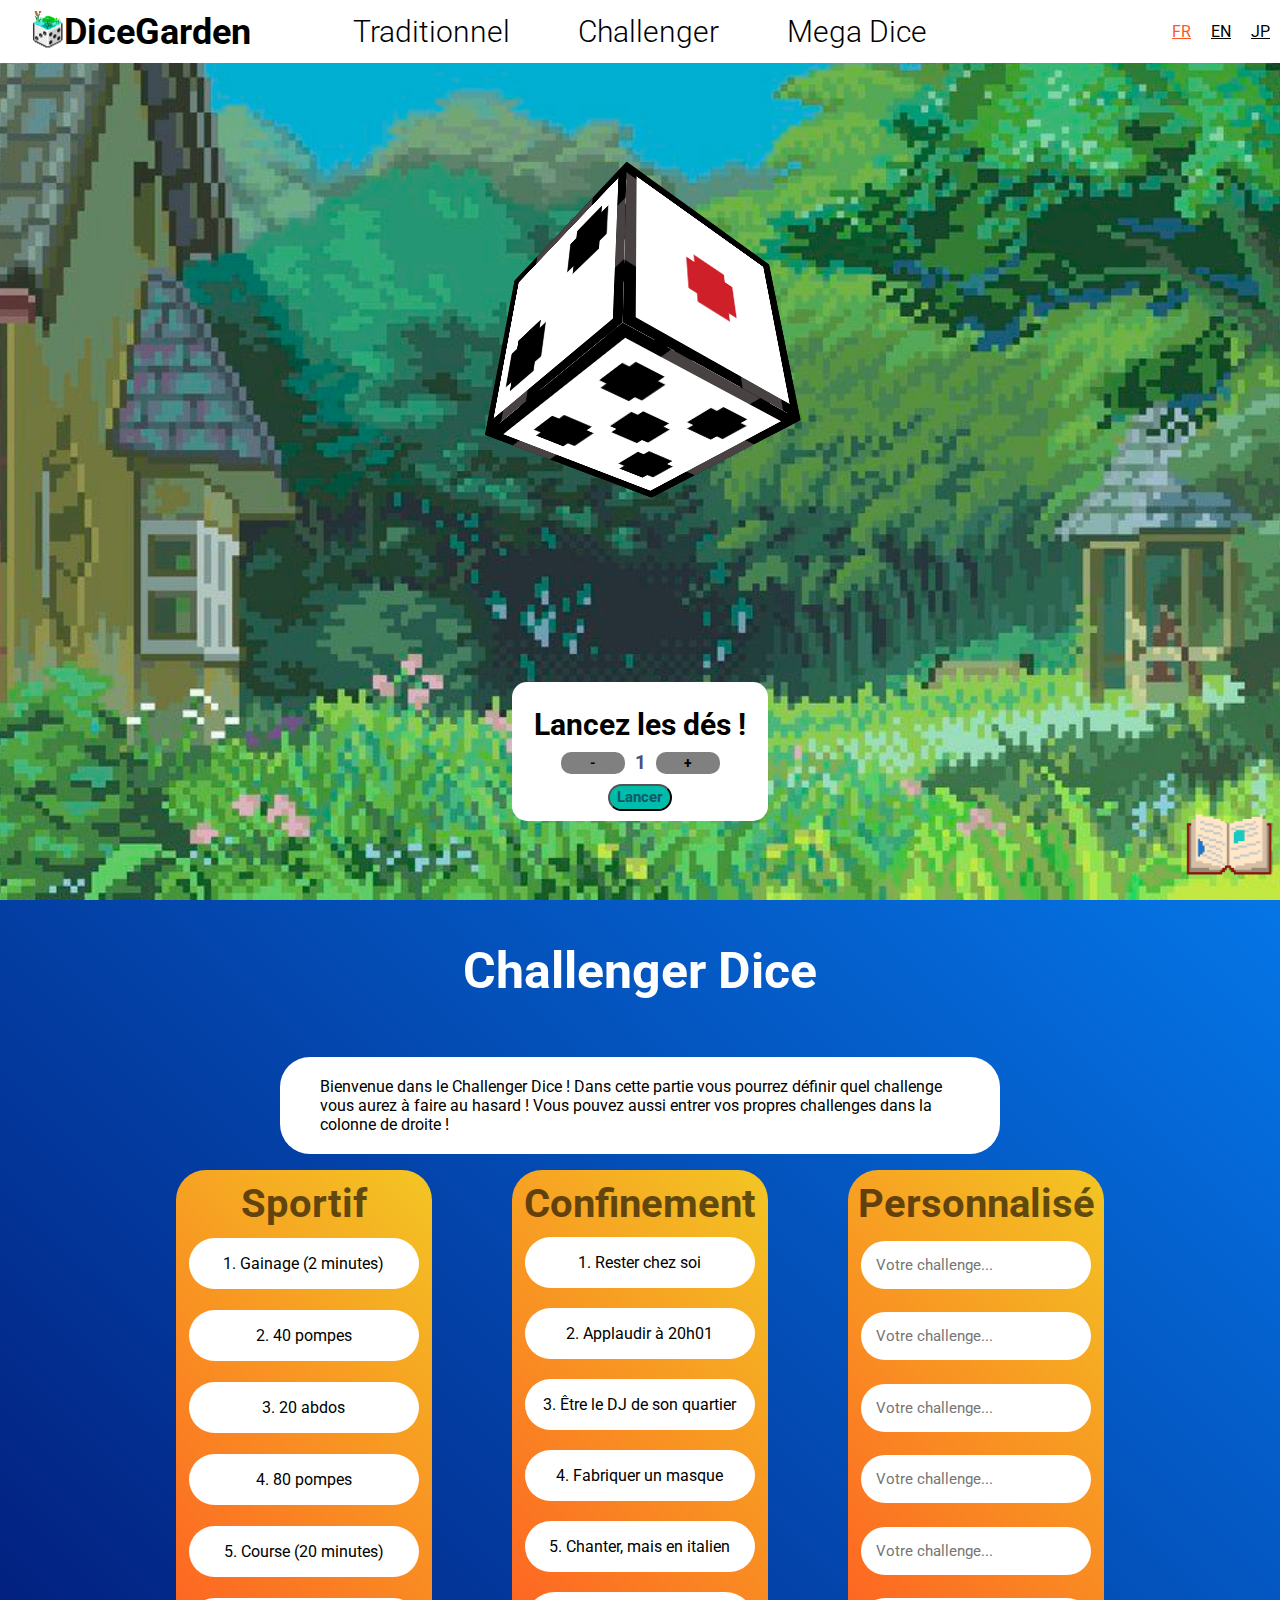
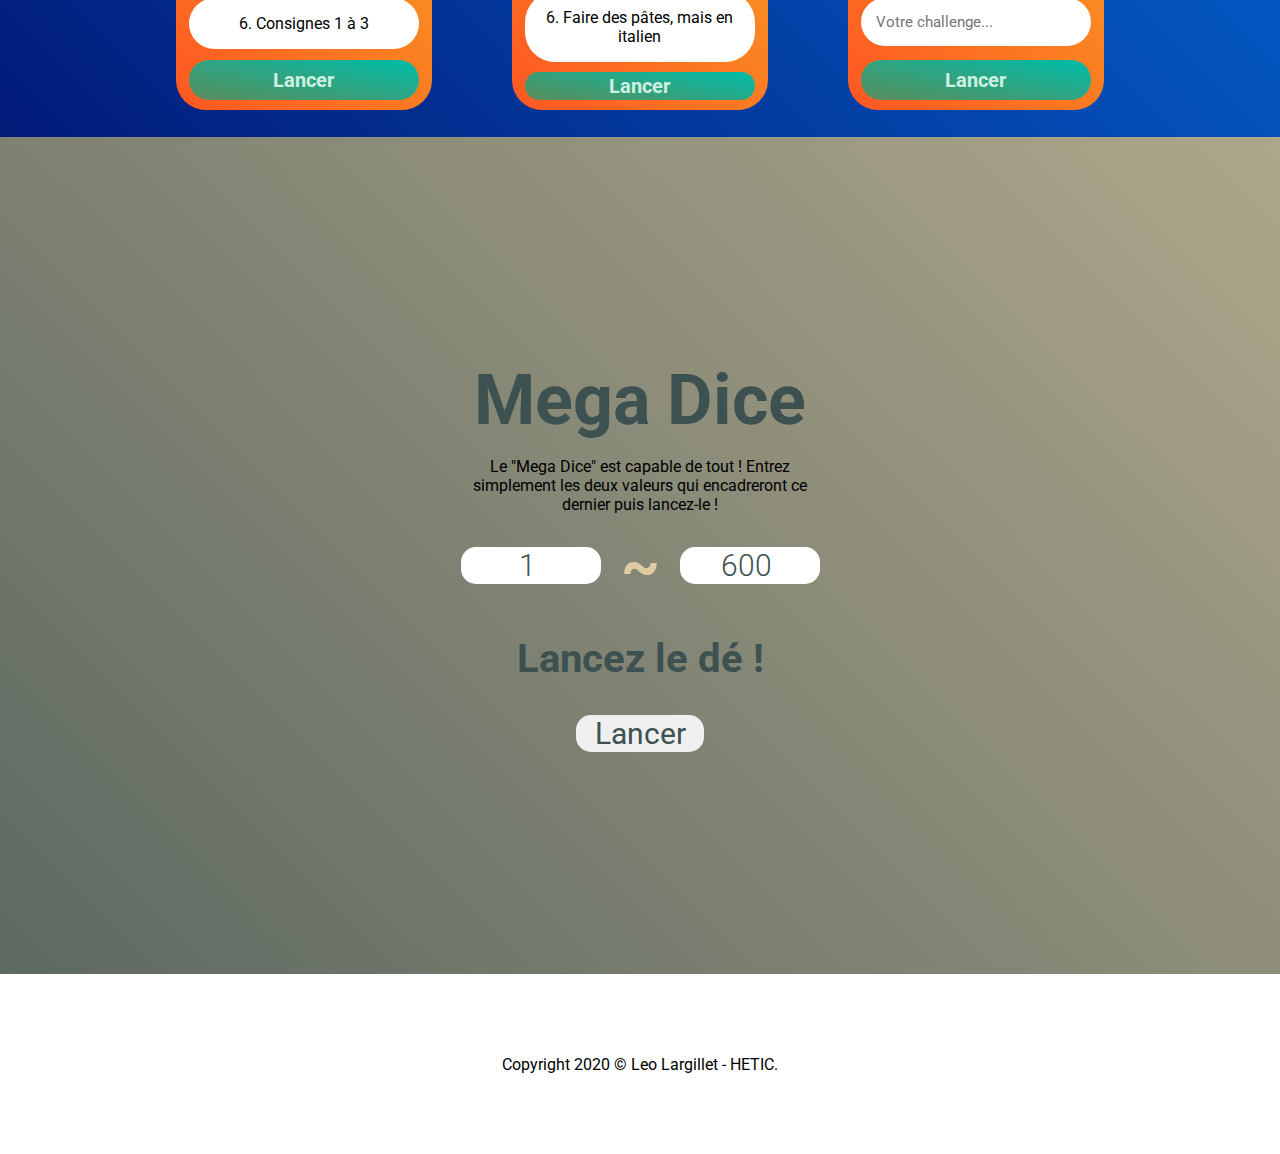
<file: index.html>
<!DOCTYPE html>
<html lang="fr">
<head>
    <meta charset="UTF-8">
    <meta name="viewport" content="width=device-width, initial-scale=1.0">
    <title>Dice Garden | Accueil</title>
    <meta name="description" content="Le lanceur de dé le plus complet d'Internet ! Dés en 3D, Challenges, et Méga dés vous attendent...">
    <link rel="stylesheet" href="./master.css">
    <link rel="shortcut icon" href="./textures/logo.png" type="image/x-icon">
</head>
<body>
    <!-- Container for the on-load animation, with leaves and clouds that disappear from your screen, revealing the website -->
    <div class="opening-animation">
        <img src="./textures/leaf.png" class="leaf leaf-1">
        <img src="./textures/leaf.png" class="leaf leaf-2">
        <img src="./textures/leaf.png" class="leaf leaf-3">
        <img src="./textures/leaf.png" class="leaf leaf-4">
        <img src="./textures/clouds.png" class="clouds">
    </div>
    <!-- Container for the Dice History section, allowing to have a little explanation about the history of the dices -->
    <div class="dice-history">
        <div class="history-button"></div>
        <div class="history-information">
            <p class="history-p">Le saviez-vous ? Les dés existeraient depuis la préhistoire ! Certains dés ont été retrouvés vieux de plus de 4300 ans, leur origine semble être asiatique.</p>
        </div>
    </div>
    <!-- Header of the page, containing logo, navigation bar and language options -->
    <header>
        <div class="header-logo">
            <a class="header-logo-title" href="#">DiceGarden</a>
        </div>
        <div class="header-items">
            <a href="#" class="nav-item">Traditionnel</a>
            <a href="#challenge-anchor" class="nav-item">Challenger</a>
            <a href="#mega-anchor" class="nav-item">Mega Dice</a>

        </div>
        <div class="header-language">
            <a href="#" class="language-on">FR</a>
            <a href="./index_en.html" class="language">EN</a>
            <a href="./index_jp.html" class="language">JP</a>
        </div>
    </header>
    <!-- Main container of the website -->
    <main>
        <!-- Traditional dice part, Up to 3 dices with 6 sides, dices rendered in 3D, ability to only re-roll one of the 3 dices, to get the total score and to only roll 1 or 2 dices -->
        <div class="traditional-dice">
            <div class="dice-container">
                <div class="dice-one-full dice-full">
                    <div class="dice-one dice-object">
                        <div class="dice">
                            <div class="dice-face front"></div>
                            <div class="dice-face right"></div>
                            <div class="dice-face back"></div>
                            <div class="dice-face left"></div>
                            <div class="dice-face top"></div>
                            <div class="dice-face bottom"></div>
                        </div>
                    </div>
                    <div class="dice-score">
                        <h2 class="dice-score-title"></h2>
                    </div>
                </div>
                <div class="dice-two-full dice-full">
                    <div class="dice-two dice-object">
                        <div class="dice">
                            <div class="dice-face front"></div>
                            <div class="dice-face right"></div>
                            <div class="dice-face back"></div>
                            <div class="dice-face left"></div>
                            <div class="dice-face top"></div>
                            <div class="dice-face bottom"></div>
                        </div>
                    </div>
                    <div class="dice-score">
                        <h2 class="dice-score-title"></h2>
                    </div>
                </div>
                <div class="dice-three-full dice-full">
                    <div class="dice-three dice-object">
                        <div class="dice">
                            <div class="dice-face front"></div>
                            <div class="dice-face right"></div>
                            <div class="dice-face back"></div>
                            <div class="dice-face left"></div>
                            <div class="dice-face top"></div>
                            <div class="dice-face bottom"></div>
                        </div>
                    </div>
                    <div class="dice-score">
                        <h2 class="dice-score-title"></h2>
                    </div>
                </div>
            </div>
            <div class="score-container">
                <h2 class="total-score-title">Lancez les dés !</h2>
                <div class="number-of-dices">
                    <button class="substract-dice">-</button>
                    <h3 class="dice-counter">1</h3>
                    <button class="add-dice">+</button>
                </div>
                <button id="challenge-anchor" class="launch-button">Lancer</button>
            </div>
        </div>
        <!-- Challenge Dice section, usage of the dice mechanic to a more original point, allowing you to randomize challenges you would have to do with your friends or so, ability to create custom challenges -->
        <div class="challenge-dice">
            <div class="challenge-container">
                <div class="challenge-title-container">
                    <h2 class="challenge-title">Challenger Dice</h2>
                    <p class="active-challenge">Bienvenue dans le Challenger Dice ! Dans cette partie vous pourrez définir quel challenge vous aurez à faire au hasard ! Vous pouvez aussi entrer vos propres challenges dans la colonne de droite !</p>
                </div>
                <div class="challenge-list">
                    <div class="challenge-object-one challenge-object">
                        <h3 class="challenge-inside-title">Sportif</h3>
                        <div class="challenge-inside">
                            <p>1. Gainage (2 minutes)</p>
                        </div>
                        <div class="challenge-inside">
                            <p>2. 40 pompes</p>
                        </div>
                        <div class="challenge-inside">
                            <p>3. 20 abdos</p>
                        </div>
                        <div class="challenge-inside">
                            <p>4. 80 pompes</p>
                        </div>
                        <div class="challenge-inside">
                            <p>5. Course (20 minutes)</p>
                        </div>
                        <div class="challenge-inside">
                            <p>6. Consignes 1 à 3</p>
                        </div>
                        <button class="challenge-one-toggle challenge-toggle">Lancer</button>
                    </div>
                    <div class="challenge-object-two challenge-object">
                        <h3 class="challenge-inside-title">Confinement</h3>
                        <div class="challenge-inside">
                            <p>1. Rester chez soi</p>
                        </div>
                        <div class="challenge-inside">
                            <p>2. Applaudir à 20h01</p>
                        </div>
                        <div class="challenge-inside">
                            <p>3. Être le DJ de son quartier</p>
                        </div>
                        <div class="challenge-inside">
                            <p>4. Fabriquer un masque</p>
                        </div>
                        <div class="challenge-inside">
                            <p>5. Chanter, mais en italien</p>
                        </div>
                        <div class="challenge-inside">
                            <p>6. Faire des pâtes, mais en italien</p>
                        </div>
                        <button class="challenge-two-toggle challenge-toggle">Lancer</button>
                    </div>
                    <div class="challenge-object-three challenge-object">
                        <h3 class="challenge-inside-title">Personnalisé</h3>
                        <div class="challenge-inside">
                            <input class="challenge-input" type="text" placeholder="Votre challenge...">
                        </div>
                        <div class="challenge-inside">
                            <input class="challenge-input" type="text" placeholder="Votre challenge...">
                        </div>
                        <div class="challenge-inside">
                            <input class="challenge-input" type="text" placeholder="Votre challenge...">
                        </div>
                        <div class="challenge-inside">
                            <input class="challenge-input" type="text" placeholder="Votre challenge...">
                        </div>
                        <div class="challenge-inside">
                            <input class="challenge-input" type="text" placeholder="Votre challenge...">
                        </div>
                        <div class="challenge-inside">
                            <input class="challenge-input" type="text" placeholder="Votre challenge...">
                        </div>
                        <button class="challenge-three-toggle challenge-toggle">Lancer</button>
                    </div>
                </div>
            </div>
        </div>
        <!-- Mega Dice section, a huge, like really huge, dice, allowing you to customize every side of it, you can roll a dice between 0 and 6, or between 150 and 2000. -->
        <div id="mega-anchor" class="mega-dice">
            <div class="mega-container">
                <h2 class="mega-title">Mega Dice</h2>
                <p class="mega-desc">Le "Mega Dice" est capable de tout ! Entrez simplement les deux valeurs qui encadreront ce dernier puis lancez-le !</p>
                <div class="mega-values">
                    <input class="mega-value-from" type="number" value="1">
                    <p class="mega-wave">~</p>
                    <input class="mega-value-to" type="number" value="600">
                </div>
                <h2 class="mega-output">Lancez le dé !</h2>
                <button class="mega-launch">Lancer</button>
            </div>
        </div>
    </main>
    <!-- Footer section, simple information about the creator of the website -->
    <footer class="footer">
        <p>Copyright 2020 © Leo Largillet - HETIC.</p>
    </footer>
    <!-- Call for the JS script -->
    <script src="./main.js"></script>
</body>
</html>
</file>
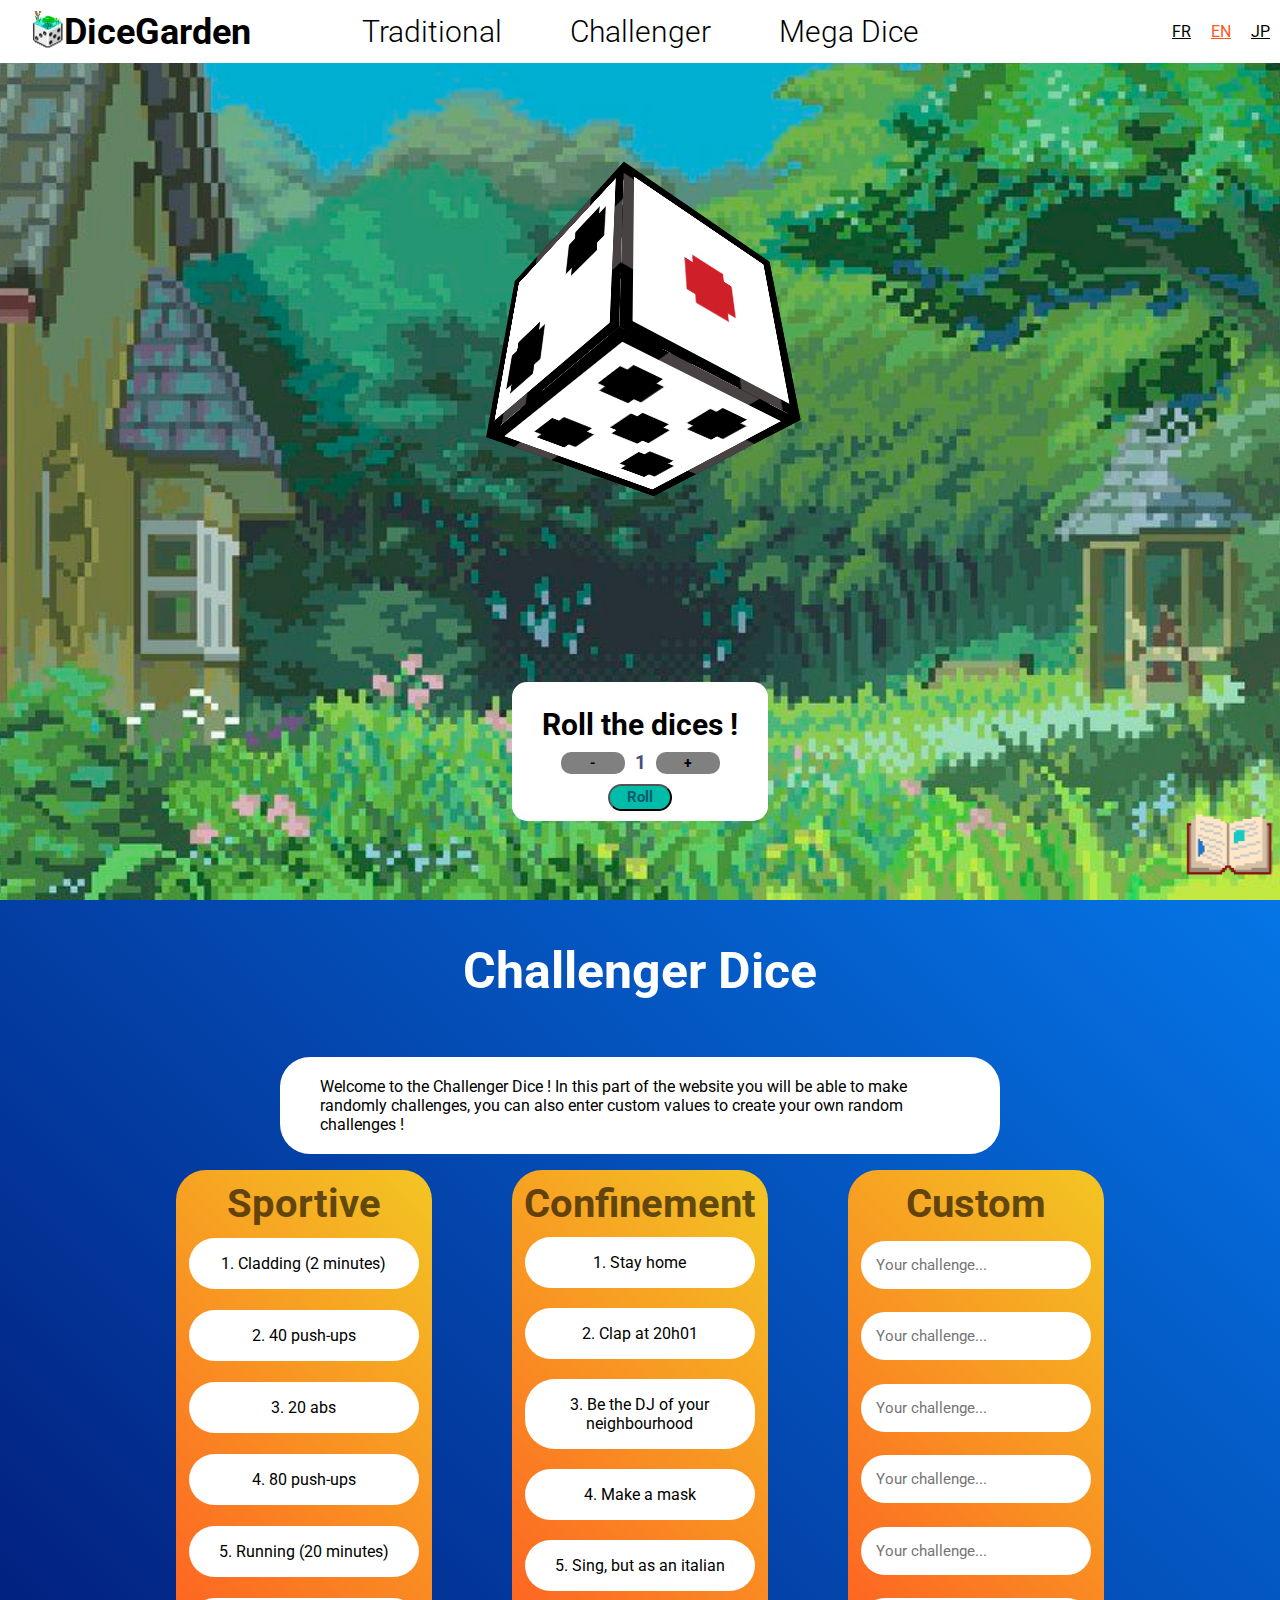
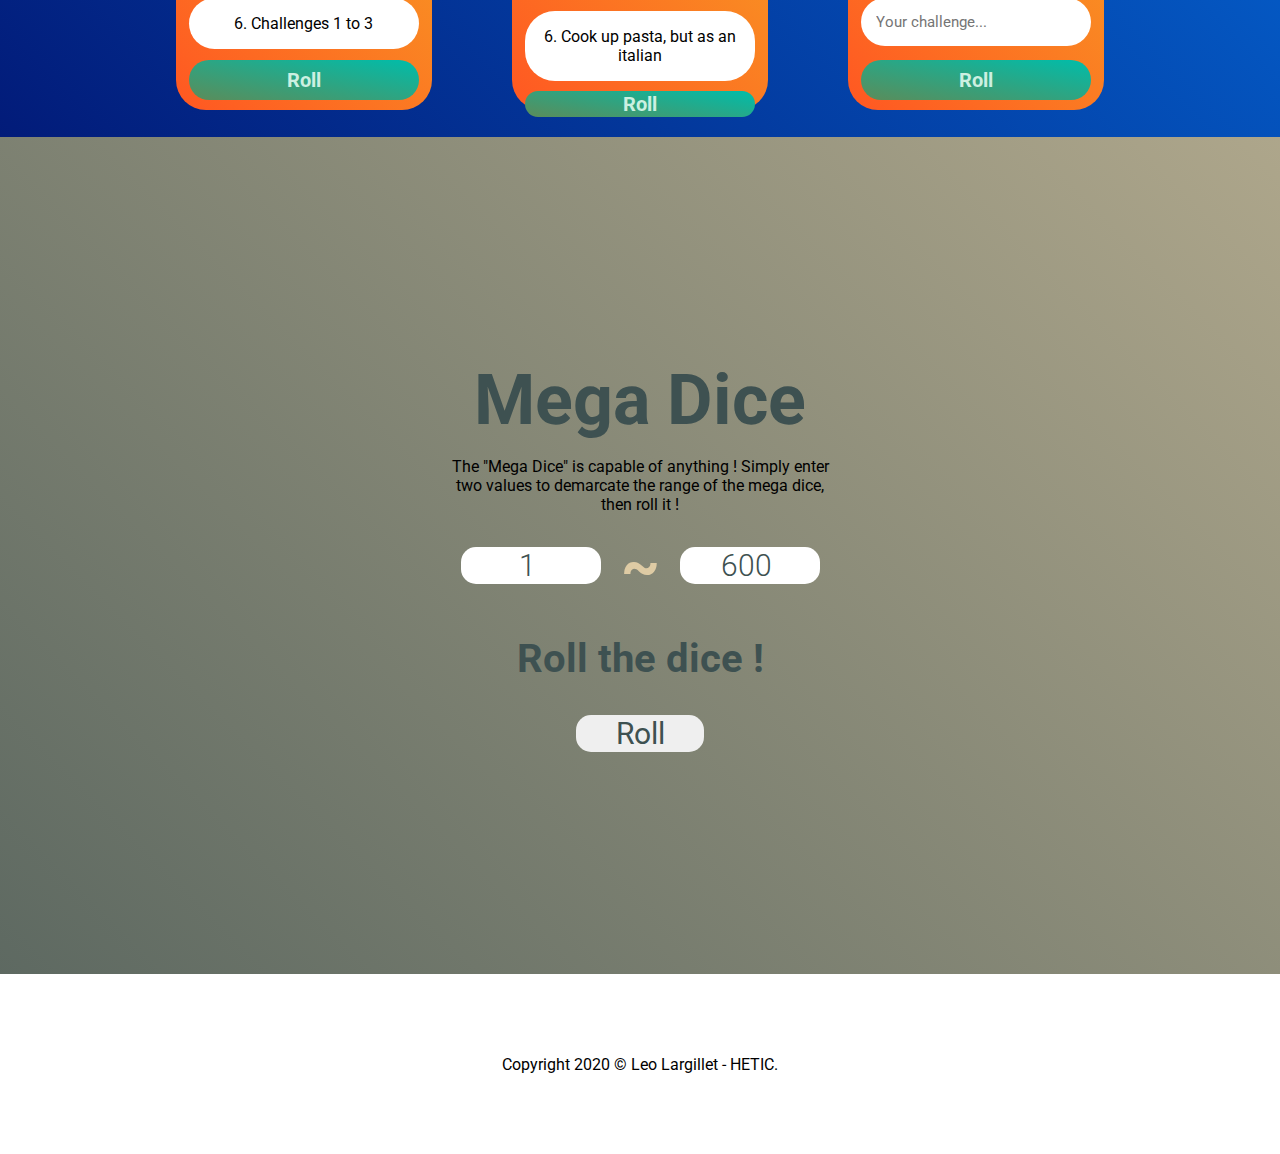
<file: index_en.html>
<!DOCTYPE html>
<html lang="en">
<head>
    <meta charset="UTF-8">
    <meta name="viewport" content="width=device-width, initial-scale=1.0">
    <title>Dice Garden | Home</title>
    <meta name="description" content="The most complete dice launcher of the Internet ! 3D Dices, Customizables ones, Challenges, etc.">
    <link rel="stylesheet" href="./master.css">
    <link rel="shortcut icon" href="./textures/logo.png" type="image/x-icon">
</head>
<body>

    <!-- Comments about the website's HTML available in the "index" part -->

    <div class="opening-animation">
        <img src="./textures/leaf.png" class="leaf leaf-1">
        <img src="./textures/leaf.png" class="leaf leaf-2">
        <img src="./textures/leaf.png" class="leaf leaf-3">
        <img src="./textures/leaf.png" class="leaf leaf-4">
        <img src="./textures/clouds.png" class="clouds">
    </div>
    <div class="dice-history">
        <div class="history-button"></div>
        <div class="history-information">
            <p class="history-p">Did you know ? Dices exist since prehistory ! Some dices that were found were over 4300 years old, their origin seems to be Asian.</p>
        </div>
    </div>
    <header>
        <div class="header-logo">
            <a class="header-logo-title" href="#">DiceGarden</a>
        </div>
        <div class="header-items">
            <a href="#" class="nav-item">Traditional</a>
            <a href="#challenge-anchor" class="nav-item">Challenger</a>
            <a href="#mega-anchor" class="nav-item">Mega Dice</a>

        </div>
        <div class="header-language">
            <a href="./index.html" class="language">FR</a>
            <a href="#" class="language-on">EN</a>
            <a href="./index_jp.html" class="language">JP</a>
        </div>
    </header>
    <main>
        <div class="traditional-dice">
            <div class="dice-container">
                <div class="dice-one-full dice-full">
                    <div class="dice-one dice-object">
                        <div class="dice">
                            <div class="dice-face front"></div>
                            <div class="dice-face right"></div>
                            <div class="dice-face back"></div>
                            <div class="dice-face left"></div>
                            <div class="dice-face top"></div>
                            <div class="dice-face bottom"></div>
                        </div>
                    </div>
                    <div class="dice-score">
                        <h2 class="dice-score-title"></h2>
                    </div>
                </div>
                <div class="dice-two-full dice-full">
                    <div class="dice-two dice-object">
                        <div class="dice">
                            <div class="dice-face front"></div>
                            <div class="dice-face right"></div>
                            <div class="dice-face back"></div>
                            <div class="dice-face left"></div>
                            <div class="dice-face top"></div>
                            <div class="dice-face bottom"></div>
                        </div>
                    </div>
                    <div class="dice-score">
                        <h2 class="dice-score-title"></h2>
                    </div>
                </div>
                <div class="dice-three-full dice-full">
                    <div class="dice-three dice-object">
                        <div class="dice">
                            <div class="dice-face front"></div>
                            <div class="dice-face right"></div>
                            <div class="dice-face back"></div>
                            <div class="dice-face left"></div>
                            <div class="dice-face top"></div>
                            <div class="dice-face bottom"></div>
                        </div>
                    </div>
                    <div class="dice-score">
                        <h2 class="dice-score-title"></h2>
                    </div>
                </div>
            </div>
            <div class="score-container">
                <h2 class="total-score-title">Roll the dices !</h2>
                <div class="number-of-dices">
                    <button class="substract-dice">-</button>
                    <h3 class="dice-counter">1</h3>
                    <button class="add-dice">+</button>
                </div>
                <button id="challenge-anchor" class="launch-button">Roll</button>
            </div>
        </div>
        <div class="challenge-dice">
            <div class="challenge-container">
                <div class="challenge-title-container">
                    <h2 class="challenge-title">Challenger Dice</h2>
                    <p class="active-challenge">Welcome to the Challenger Dice ! In this part of the website you will be able to make randomly challenges, you can also enter custom values to create your own random challenges !</p>
                </div>
                <div class="challenge-list">
                    <div class="challenge-object-one challenge-object">
                        <h3 class="challenge-inside-title">Sportive</h3>
                        <div class="challenge-inside">
                            <p>1. Cladding (2 minutes)</p>
                        </div>
                        <div class="challenge-inside">
                            <p>2. 40 push-ups</p>
                        </div>
                        <div class="challenge-inside">
                            <p>3. 20 abs</p>
                        </div>
                        <div class="challenge-inside">
                            <p>4. 80 push-ups</p>
                        </div>
                        <div class="challenge-inside">
                            <p>5. Running (20 minutes)</p>
                        </div>
                        <div class="challenge-inside">
                            <p>6. Challenges 1 to 3</p>
                        </div>
                        <button class="challenge-one-toggle challenge-toggle">Roll</button>
                    </div>
                    <div class="challenge-object-two challenge-object">
                        <h3 class="challenge-inside-title">Confinement</h3>
                        <div class="challenge-inside">
                            <p>1. Stay home</p>
                        </div>
                        <div class="challenge-inside">
                            <p>2. Clap at 20h01</p>
                        </div>
                        <div class="challenge-inside">
                            <p>3. Be the DJ of your neighbourhood</p>
                        </div>
                        <div class="challenge-inside">
                            <p>4. Make a mask</p>
                        </div>
                        <div class="challenge-inside">
                            <p>5. Sing, but as an italian</p>
                        </div>
                        <div class="challenge-inside">
                            <p>6. Cook up pasta, but as an italian</p>
                        </div>
                        <button class="challenge-two-toggle challenge-toggle">Roll</button>
                    </div>
                    <div class="challenge-object-three challenge-object">
                        <h3 class="challenge-inside-title">Custom</h3>
                        <div class="challenge-inside">
                            <input class="challenge-input" type="text" placeholder="Your challenge...">
                        </div>
                        <div class="challenge-inside">
                            <input class="challenge-input" type="text" placeholder="Your challenge...">
                        </div>
                        <div class="challenge-inside">
                            <input class="challenge-input" type="text" placeholder="Your challenge...">
                        </div>
                        <div class="challenge-inside">
                            <input class="challenge-input" type="text" placeholder="Your challenge...">
                        </div>
                        <div class="challenge-inside">
                            <input class="challenge-input" type="text" placeholder="Your challenge...">
                        </div>
                        <div class="challenge-inside">
                            <input class="challenge-input" type="text" placeholder="Your challenge...">
                        </div>
                        <button class="challenge-three-toggle challenge-toggle">Roll</button>
                    </div>
                </div>
            </div>
        </div>
        <div id="mega-anchor" class="mega-dice">
            <div class="mega-container">
                <h2 class="mega-title">Mega Dice</h2>
                <p class="mega-desc">The "Mega Dice" is capable of anything ! Simply enter two values to demarcate the range of the mega dice, then roll it !</p>
                <div class="mega-values">
                    <input class="mega-value-from" type="number" value="1">
                    <p class="mega-wave">~</p>
                    <input class="mega-value-to" type="number" value="600">
                </div>
                <h2 class="mega-output">Roll the dice !</h2>
                <button class="mega-launch">Roll</button>
            </div>
        </div>
    </main>

    <footer class="footer">
        <p>Copyright 2020 © Leo Largillet - HETIC.</p>
    </footer>

    <script src="./main.js"></script>
</body>
</html>
</file>
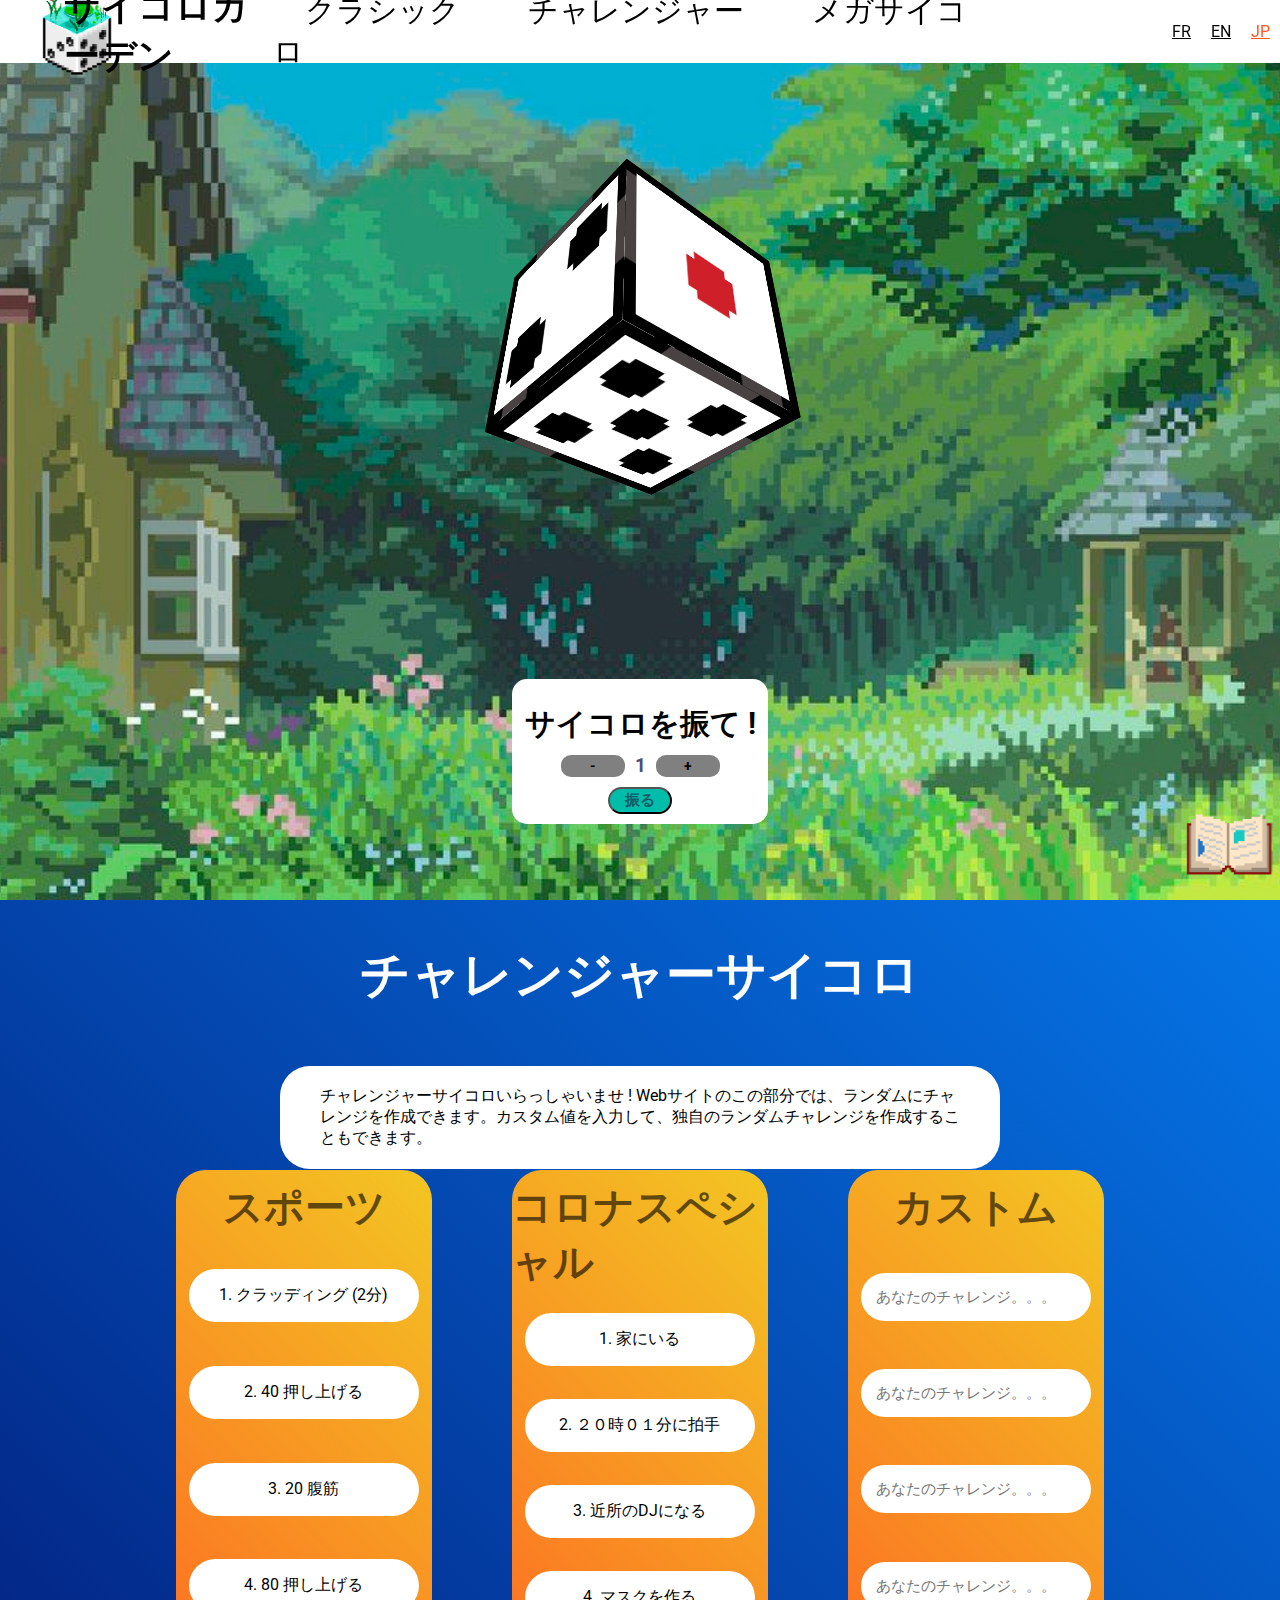
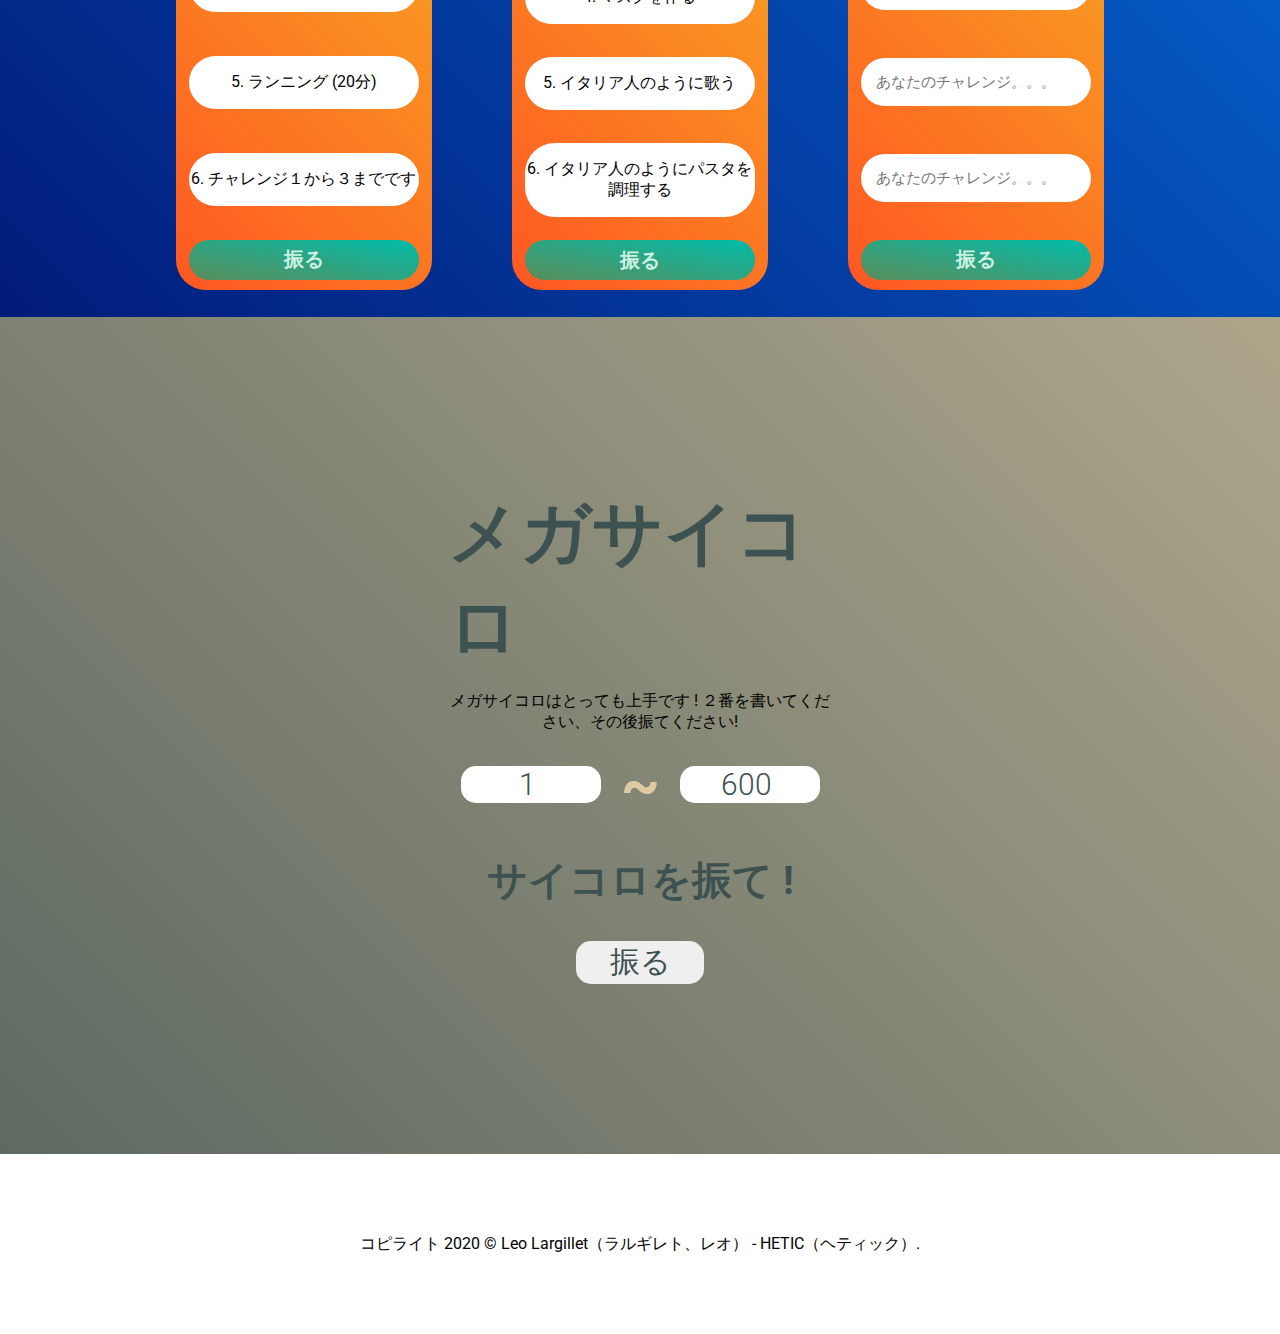
<file: index_jp.html>
<!DOCTYPE html>
<html lang="jp">
<head>
    <meta charset="UTF-8">
    <meta name="viewport" content="width=device-width, initial-scale=1.0">
    <title>サイコロガーデン | ホーム</title>
    <meta name="description" content="インターネットの一番サイコロラウンチャー ! 3D サイコロ, カストムサイコロ, チャレンジ, 。。。">
    <link rel="stylesheet" href="./master.css">
    <link rel="shortcut icon" href="./textures/logo.png" type="image/x-icon">
</head>
<body>

    <!-- Comments about the website's HTML available in the "index" part -->

    <div class="opening-animation">
        <img src="./textures/leaf.png" class="leaf leaf-1">
        <img src="./textures/leaf.png" class="leaf leaf-2">
        <img src="./textures/leaf.png" class="leaf leaf-3">
        <img src="./textures/leaf.png" class="leaf leaf-4">
        <img src="./textures/clouds.png" class="clouds">
    </div>
    <div class="dice-history">
        <div class="history-button"></div>
        <div class="history-information">
            <p class="history-p">知ってますか ？ 先史時代からサイコロが存在します！ 見つかったいくつかのサイコロは4300年以上前のもので、その起源はアジアにあるようです。</p>
        </div>
    </div>
    <header>
        <div class="header-logo">
            <a class="header-logo-title" href="#">サイコロガーデン</a>
        </div>
        <div class="header-items">
            <a href="#" class="nav-item">クラシック</a>
            <a href="#challenge-anchor" class="nav-item">チャレンジャー</a>
            <a href="#mega-anchor" class="nav-item">メガサイコロ</a>

        </div>
        <div class="header-language">
            <a href="./index.html" class="language">FR</a>
            <a href="./index_en.html" class="language">EN</a>
            <a href="#" class="language-on">JP</a>
        </div>
    </header>
    <main>
        <div class="traditional-dice">
            <div class="dice-container">
                <div class="dice-one-full dice-full">
                    <div class="dice-one dice-object">
                        <div class="dice">
                            <div class="dice-face front"></div>
                            <div class="dice-face right"></div>
                            <div class="dice-face back"></div>
                            <div class="dice-face left"></div>
                            <div class="dice-face top"></div>
                            <div class="dice-face bottom"></div>
                        </div>
                    </div>
                    <div class="dice-score">
                        <h2 class="dice-score-title"></h2>
                    </div>
                </div>
                <div class="dice-two-full dice-full">
                    <div class="dice-two dice-object">
                        <div class="dice">
                            <div class="dice-face front"></div>
                            <div class="dice-face right"></div>
                            <div class="dice-face back"></div>
                            <div class="dice-face left"></div>
                            <div class="dice-face top"></div>
                            <div class="dice-face bottom"></div>
                        </div>
                    </div>
                    <div class="dice-score">
                        <h2 class="dice-score-title"></h2>
                    </div>
                </div>
                <div class="dice-three-full dice-full">
                    <div class="dice-three dice-object">
                        <div class="dice">
                            <div class="dice-face front"></div>
                            <div class="dice-face right"></div>
                            <div class="dice-face back"></div>
                            <div class="dice-face left"></div>
                            <div class="dice-face top"></div>
                            <div class="dice-face bottom"></div>
                        </div>
                    </div>
                    <div class="dice-score">
                        <h2 class="dice-score-title"></h2>
                    </div>
                </div>
            </div>
            <div class="score-container">
                <h2 class="total-score-title">サイコロを振て !</h2>
                <div class="number-of-dices">
                    <button class="substract-dice">-</button>
                    <h3 class="dice-counter">1</h3>
                    <button class="add-dice">+</button>
                </div>
                <button id="challenge-anchor" class="launch-button">振る</button>
            </div>
        </div>
        <div class="challenge-dice challenge-diceJP">
            <div class="challenge-container">
                <div class="challenge-title-container">
                    <h2 class="challenge-title">チャレンジャーサイコロ</h2>
                    <p class="active-challenge">チャレンジャーサイコロいらっしゃいませ ! Webサイトのこの部分では、ランダムにチャレンジを作成できます。カスタム値を入力して、独自のランダムチャレンジを作成することもできます。</p>
                </div>
                <div class="challenge-list challenge-listJP">
                    <div class="challenge-object-one challenge-object">
                        <h3 class="challenge-inside-title">スポーツ</h3>
                        <div class="challenge-inside">
                            <p>1. クラッディング (2分)</p>
                        </div>
                        <div class="challenge-inside">
                            <p>2. 40 押し上げる</p>
                        </div>
                        <div class="challenge-inside">
                            <p>3. 20 腹筋</p>
                        </div>
                        <div class="challenge-inside">
                            <p>4. 80 押し上げる</p>
                        </div>
                        <div class="challenge-inside">
                            <p>5. ランニング (20分)</p>
                        </div>
                        <div class="challenge-inside">
                            <p>6. チャレンジ１から３までです</p>
                        </div>
                        <button class="challenge-one-toggle challenge-toggle">振る</button>
                    </div>
                    <div class="challenge-object-two challenge-object">
                        <h3 class="challenge-inside-title">コロナスペシャル</h3>
                        <div class="challenge-inside">
                            <p>1. 家にいる</p>
                        </div>
                        <div class="challenge-inside">
                            <p>2. ２０時０１分に拍手</p>
                        </div>
                        <div class="challenge-inside">
                            <p>3. 近所のDJになる</p>
                        </div>
                        <div class="challenge-inside">
                            <p>4. マスクを作る</p>
                        </div>
                        <div class="challenge-inside">
                            <p>5. イタリア人のように歌う</p>
                        </div>
                        <div class="challenge-inside">
                            <p>6. イタリア人のようにパスタを調理する</p>
                        </div>
                        <button class="challenge-two-toggle challenge-toggle">振る</button>
                    </div>
                    <div class="challenge-object-three challenge-object">
                        <h3 class="challenge-inside-title">カストム</h3>
                        <div class="challenge-inside">
                            <input class="challenge-input" type="text" placeholder="あなたのチャレンジ。。。">
                        </div>
                        <div class="challenge-inside">
                            <input class="challenge-input" type="text" placeholder="あなたのチャレンジ。。。">
                        </div>
                        <div class="challenge-inside">
                            <input class="challenge-input" type="text" placeholder="あなたのチャレンジ。。。">
                        </div>
                        <div class="challenge-inside">
                            <input class="challenge-input" type="text" placeholder="あなたのチャレンジ。。。">
                        </div>
                        <div class="challenge-inside">
                            <input class="challenge-input" type="text" placeholder="あなたのチャレンジ。。。">
                        </div>
                        <div class="challenge-inside">
                            <input class="challenge-input" type="text" placeholder="あなたのチャレンジ。。。">
                        </div>
                        <button class="challenge-three-toggle challenge-toggle">振る</button>
                    </div>
                </div>
            </div>
        </div>
        <div id="mega-anchor" class="mega-dice">
            <div class="mega-container">
                <h2 class="mega-title">メガサイコロ</h2>
                <p class="mega-desc">メガサイコロはとっても上手です ! ２番を書いてください、その後振てください!</p>
                <div class="mega-values">
                    <input class="mega-value-from" type="number" value="1">
                    <p class="mega-wave">~</p>
                    <input class="mega-value-to" type="number" value="600">
                </div>
                <h2 class="mega-output">サイコロを振て !</h2>
                <button class="mega-launch">振る</button>
            </div>
        </div>
    </main>

    <footer class="footer">
        <p>コピライト 2020 © Leo Largillet（ラルギレト、レオ） - HETIC（ヘティック）.</p>
    </footer>

    <script src="./main.js"></script>
</body>
</html>
</file>
<file: master.css>
/* Importation of the Roboto font through CSS */
@import url('https://fonts.googleapis.com/css2?family=Roboto:wght@300;400;700&display=swap');

/* Applied the Roboto font to the whole page since I'm planning on using it everywhere, usage of smooth scroll behavoir for anchor clicks */
*
{
    font-family: 'Roboto', sans-serif;
    scroll-behavior: smooth;
}



/************

Animations and CSS stuff for the opening animation

*************/



/* Placement on the z axis for the opening animation & pointer events */
.opening-animation
{
    position: absolute;
    z-index: 99;
    pointer-events: none;
}

/* Global styling and placement for the leaves, position fixed allowing to still have the animation even on scrolling */
.leaf
{
    position: fixed;
    height: 120vh;
    opacity: 0%;
}

/* Styling for the first leaf used on the on-load animation */
.leaf-1
{
    left: 50px;
    top: 10vh;
    transform: rotateZ(0deg);
    animation: leaf-1 2.5s ease-in-out;
}

/* Keyframes animation for the first leaf */
@keyframes leaf-1
{
    0%
    {
        left: -10vw;
        top: 25vh;
        transform: rotateZ(45deg);
        opacity: 100%;
        height: 120vh;
    }
    75%
    {
        opacity: 75%;
    }
    100%
    {
        left: -75vw;
        top: 100vh;
        transform: rotateZ(90deg);
        opacity: 0%;
        height: 175vh;
    }
}

/* Styling for the 2nd leaf used on the on-load animation */
.leaf-2
{
    left: 45vw;
    top: -30vh;
    transform: rotateZ(215deg);
    animation: leaf-2 3s ease-in-out;
}

/* Keyframes animation for the 2nd leaf */
@keyframes leaf-2
{
    0%
    {
        left: 50vw;
        top: -30vh;
        transform: rotateZ(215deg);
        opacity: 100%;
        height: 120vh;
    }
    75%
    {
        opacity: 75%;
    }
    100%
    {
        left: 100vw;
        top: -80vh;
        transform: rotateZ(275deg);
        opacity: 0%;
        height: 175vh;
    }
}

/* Styling for the 3rd leaf used on the on-load animation */
.leaf-3
{
    left: 40vw;
    top: 10vh;
    transform: rotateZ(245deg);
    animation: leaf-3 2s ease-in-out;
}

/* Keyframes animation for the 3rd leaf */
@keyframes leaf-3
{
    0%
    {
        left: 40vw;
        top: 10vh;
        transform: rotateZ(245deg);
        opacity: 100%;
        height: 120vh;
    }
    75%
    {
        opacity: 75%;
    }
    100%
    {
        left: 75vw;
        top: 50vh;
        transform: rotateZ(200deg);
        opacity: 0%;
        height: 175vh;
    }
}

/* Styling for the 4th leaf used on the on-load animation */
.leaf-4
{
    left: -15vw;
    top: -20vh;
    transform: rotateZ(10deg);
    animation: leaf-4 2.5s ease-in-out;
}

/* Keyframes animation for the 4th leaf */
@keyframes leaf-4
{
    0%
    {
        left: -15vw;
        top: -20vh;
        transform: rotateZ(10deg);
        opacity: 100%;
        height: 120vh;
    }
    75%
    {
        opacity: 75%;
    }
    100%
    {
        left: -75vw;
        top: -100vh;
        transform: rotateZ(-45deg);
        opacity: 0%;
        height: 175vh;
    }
}

/* Styling for the clouds of the on-load animation */
.clouds
{
    position: fixed;
    height: 200vh;
    top: -50vh;
    opacity: 0%;
    animation: clouds 1.5s ease-in;
}

/* CSS Animation using Keyframes for the on-load clouds that disappear */
@keyframes clouds
{
    0%
    {
        opacity: 100%;
        height: 200vh;
        left: 0vw;
        top: -50vh;
        transform: rotateZ(0deg);
    }
    100%
    {
        opacity: 0%;
        height: 400vh;
        top: -135vh;
        left: -50vw;
        transform: rotateZ(-5deg);
    }
}



/************

HISTORY OF THE DICE TAB

**************/



/* Styling & placement for the book button, allowing you to get informations about the dices history */
.history-button
{
    position: fixed;
    left: 92vw;
    top: 90vh;
    width: 100px;
    height: 70px;
    background-image: url(./textures/book.png);
    background-size: cover;
    transition: 0.3s;
    z-index: 90;
}

/* hover rotation effect for the little book */
.history-button:hover
{
    cursor: pointer;
    transform: rotateZ(10deg);
}

/* Container for the historical paragraph about the dices, not displayed because toggled in JS */
.history-information
{
    position: fixed;
    left: 75vw;
    top: 75vh;
    z-index: 90;
    display: none;
}

/* Paragraph styling for the little book below */
.history-p
{
    padding: 20px;
    margin: 0;
    background: #FFFFFF;
    border-radius: 15px;
    width: 20vw;
    z-index: 90;
    box-shadow: 0px 0px 77px 4px rgba(0,0,0,0.75);
}



/************

    CSS for the header, body and footer

*************/



/* Avoids having a 15px border on the page */
body
{
    margin: 0;
}

/* Styling & placement for the header, z-index 99 is to avoid override by the on-load animations */
header
{
    background: #FFFFFF;
    height: 7vh;
    position: fixed;
    width: 100vw;
    z-index: 99;
    display: flex;
    justify-content: space-between;
    align-items: center;
}

/* Container for the header logo */
.header-logo
{
    height: 7vh;
    display: flex;
    align-items: center;
    width: 22vw;
}

/* Styling for the logo on the header, inclusion of the picture */
.header-logo-title
{
    background-image: url(./textures/logo.png);
    background-size: contain;
    background-position: left -5px;
    background-repeat: no-repeat;
    font-size: 4vh;
    font-weight: bold;
    text-decoration: none;
    color: #000000;
    padding-left: 3vw;
    margin-left: 2vw;
    transition: opacity 0.2s ease-in;
}

/* Hover effect, indicating that the logo is clickable */
.header-logo-title:hover
{
    cursor: pointer;
    opacity: 80%;
}

/* Styling for the 3 main navigation elements */
.nav-item
{
    padding: 12px;
    font-size: 30px;
    text-decoration: none;
    font-weight: 300;
    margin-left: 20px;
    margin-right: 20px;
    color: #000000;
}

/* Border appearing on the bottom when hovering the items */
.nav-item:hover
{
    border-bottom: 4px solid black;
}

/* Container for the language section */
.header-language
{
    width: 22vw;
    display: flex;
    justify-content: flex-end;
}

/* Styling for the language options of the website */
.language, .language-on
{
    color: #000000;
    padding: 10px;
}

/* Color that is active for the language displayed */
.language-on
{
    color: #ff5722;
}

/* Main container for the traditional dice section */
.traditional-dice
{
    padding-top: 7vh;
    height: 93vh;
    background: url(./textures/garden.jpg);
    background-position: center;
    background-size: cover;
    animation: background-pop 2s ease;
    display: flex;
    justify-content: center;
    align-items: center;
    flex-direction: column;
}

/* On-load Animation for the background */
@keyframes background-pop
{
    0%
    {
        background-position: center;
        background-size: 75%;
        filter: blur(8px);
    }
    75%
    {
        background-size: 105%;
        filter: blur(0px);
    }
    100%
    {
        background-size: cover;
    }
}

/* Container for the 3 dices */
.dice-container
{
    width: 100vw;
    height: 60vh;
    display: flex;
    justify-content: center;
    overflow: hidden;
}

/* Container for each dice */
.dice-object
{
    width: 200px;
    height: 200px;
    margin: 100px;
    perspective: 600px;
}

/* Full container, helpful for placement & JS */
.dice-full
{
    display: flex;
    flex-direction: column;
    align-items: center;
    height: 100%;
}

/* Styling for the individual score of the dice, maybe could consider adding text-shadow (when there are 3 dices, the individual score of the first one kind of blends with the background */
.dice-score-title
{
    font-size: 50px;
    color: #FFFFFF;
    margin: 0;
}

/* Allows me to display later on the two other dices that are made possible by the buttons */
.dice-two-full, .dice-three-full
{
    display: none;
}

/* Styling & Placement for the main dice object */
.dice
{
    width: 200px;
    height: 200px;
    position: relative;
    transform-style: preserve-3d;
    transition: transform 1s;
}

/* Styling & Placement for the face of the fice, detailed image per face just below */
.dice-face
{
    position: absolute;
    width: 200px;
    height: 200px;
}

/* Front side of the 3D Dice, corresponds to 1, made on Photoshop */
.front
{
    background-image: url(./textures/front.jpg);
    background-size: contain;
    transform: rotateY(0deg) translateZ(100px);
}

/* Right side of the 3D Dice, corresponds to 6, made on Photoshop */
.right
{
    background-image: url(./textures/right.jpg);
    background-size: contain;
    transform: rotateY(90deg) translateZ(100px);
}

/* Back side of the 3D Dice, corresponds to 4, made on Photoshop */
.back
{
    background-image: url(./textures/back.jpg);
    background-size: contain;
    transform: rotateY(180deg) translateZ(100px);
}

/* Left side of the 3D Dice, corresponds to 2, made on Photoshop */
.left
{
    background-image: url(./textures/left.jpg);
    background-size: contain;
    transform: rotateY(-90deg) translateZ(100px);
}

/* Top side of the 3D Dice, corresponds to 3, made on Photoshop */
.top
{
    background-image: url(./textures/top.jpg);
    background-size: contain;
    transform: rotateX(90deg) translateZ(100px);
}

/* Bottom side of the 3D Dice, corresponds to 5, made on Photoshop */
.bottom
{
    background-image: url(./textures/bottom.jpg);
    background-size: contain;
    transform: rotateX(-90deg) translateZ(100px);
}

/* Styling for the global box containing total score, number of dices and launch button */
.score-container{
    background: #FFFFFF;
    border-radius: 15px;
    width: 20vw;
    display: flex;
    align-items: center;
    flex-direction: column;
    justify-content: center;
}

/* Adding flex to fit in the same row the "-", counter and "+" */
.number-of-dices
{
    display: flex;
}

/* Styling for the total score of the 1-3 dices */
.total-score-title
{
    font-size: 30px;
    margin-bottom: 10px;
}

/* Styling for the counter that shows how many dices are active */
.dice-counter
{
    margin: 0;
    color: #4d4c7d;
}

/* Styling for the "-" button, allowing you to remove one dice  */
.substract-dice
{
    margin: 0 10px 0 10px;
    width: 5vw;
    font-size: 14px;
    font-weight: bold;
    background: gray;
    border: none;
    border-radius: 10px;
    outline: none;
    transition: 0.2s;
}

/* On hover effect for the "-" button, allowing you to remove one dice  */
.substract-dice:hover
{
    cursor: pointer;
    opacity: 80%;
}

/* Styling for the "+" button, allowing you to add one dice  */
.add-dice
{
    margin: 0 10px 0 10px;
    width: 5vw;
    font-size: 14px;
    font-weight: bold;
    background: gray;
    border: none;
    border-radius: 10px;
    outline: none;
    transition: 0.2s;
}

/* On hover effect for the "+" button, allowing you to add one dice */
.add-dice:hover
{
    cursor: pointer;
    opacity: 80%;
}

/* Styling for the launch button */
.launch-button
{
    height: 3vh;
    background: #00bdaa;
    color: #125b68;
    border-radius: 15px;
    outline: none;
    margin-bottom: 10px;
    margin-top: 10px;
    width: 5vw;
    font-weight: bold;
    font-size: 15px;
    transition: 0.2s;
}

/* On hover effect for the launch button */
.launch-button:hover
{
    cursor: pointer;
    opacity: 80%;
}

/* Transition for the hover effect */
.dice-object
{
    transition: 0.2s;
}

/* On hover effect that shows that the dice is clickable */
.dice-object:hover
{
    cursor: pointer;
    opacity: 0.7;
    width: 190px;
    height: 190px;
}



/**********

CSS FOR THE CHALLENGE DICE

**********/



/* Big container for the whole challenge dice part */
.challenge-dice
{
    height: 93vh;
    background: linear-gradient(45deg, #021B79, #0575E6);
}

/* Bug fix for the Japanese version */
.challenge-diceJP
{
    height: 113vh;
}

/* Container for the main Title of this section */
.challenge-title-container
{
    display: flex;
    flex-direction: column;
    align-items: center;
    margin: 0 auto;
    height: 30vh;
    overflow: hidden;
}

/* Big title for the Challenger Dice section */
.challenge-title
{
    font-size: 50px;
    color: #FFFFFF;
}

/* Styling for the upper box containing, with no roll, the instructions, and then the challenge rolled */
.active-challenge
{
    background: white;
    width: 50vw;
    border-radius: 30px;
    padding: 20px 40px 20px 40px;
}

/* Styling & Placement for the Challenge List, giving it a maximum height */
.challenge-list
{
    height: 60vh;   
    display: flex;
    justify-content: center;
}

/* Simple fix for the Japanese version */
.challenge-listJP
{
    height: 80vh;
}

/* CSS Styling and Placement for the container of the challenge lists */
.challenge-object
{
    background: linear-gradient(45deg, #ff5722, #f3c623);
    width: 20vw;
    height: 100%;
    border-radius: 30px;
    display: flex;
    justify-content: space-between;
    align-items: center;
    flex-direction: column;
    margin-left: 40px;
    margin-right: 40px;
}

/* CSS Styling for each challenge box */
.challenge-inside
{
    width: 90%;
    background: #FFFFFF;
    text-align: center;
    border-radius: 30px;
    margin: 10px;
}

/* Styling for the inner title of the challenge lists (ex: Sportive) */
.challenge-inside-title
{
    margin: 0;
    font-size: 40px;
    margin-top: 10px;
    opacity: 60%;
}

/* CSS Styling for the customizable challenges */
.challenge-input
{
    font-size: 15px;
    padding: 15px;
    width: 100%;
    background: none;
    border: none;
    outline: none;
}

/* CSS Styling for the button */
.challenge-toggle
{
    width: 90%;
    height: 40px;
    margin-bottom: 10px;
    background: linear-gradient(10deg, #5b8c5a, #00bdaa);
    border-radius: 30px;
    border: none;
    font-size: 20px;
    color: #ccf0e1;
    font-weight: bold;
    outline: none;
}

/* Gives a button like experience */
.challenge-toggle:hover
{
    cursor: pointer;
    background: linear-gradient(10deg, #5b8c5a, #5b8c5a);
}

/* CSS class that applies to the result of the dice Roll */
.selected-challenge
{
    background: #00bdaa;
}

/* CSS Class that applies once dice is rolled (using JS) */
.once-rolled
{
    text-align: center;
    font-size: 40px;
    margin: 0;
    font-weight: bold;
    margin-bottom: 10px;
}


/**********

CSS FOR THE MEGA DICE

***********/


/* Main Mega Dice container styling and placement */
.mega-dice
{
    height: 93vh;
    background: linear-gradient(45deg, #3E5151, #DECBA4);
    background-size: 200% 200%;
    display: flex;
    justify-content: center;
    align-items: center;
    animation: MegaBackground 5s linear infinite;
}

/* Animation for the Background colors */
@keyframes MegaBackground 
{
    0%{
        background-position: 0% 50%;
    }
    50%{
        background-position: 100% 50%;
    }
    100%{
        background-position: 0% 50%;
    }
}

/* Placement of a container for the Mega Dice part */
.mega-container
{
    width: 30vw;
    display: flex;
    align-items: center;
    flex-direction: column;
}

/* Placement for the values  */
.mega-values
{
    display: flex;
    align-items: center
}

/* Styling for the big title of the Mega Dice  */
.mega-title
{
    color: #3E5151;
    font-size: 70px;
    margin: 0;
}

/* Styling for the left input of the Mega Dice  */
.mega-value-from
{
    text-align: center;
    border: none;
    outline: none;
    font-size: 30px;
    width: 10vw;
    font-weight: 300;
    color: #3E5151;
    border-radius: 15px;
    padding-left: 10px;

}

/* Styling for the right input of the Mega Dice  */
.mega-value-to
{
    text-align: center;
    border: none;
    outline: none;
    font-size: 30px;
    width: 10vw;
    font-weight: 300;
    color: #3E5151;
    border-radius: 15px;
    padding-left: 10px;
}

/* Styling for the wave between the two inputs for the Mega Dice  */
.mega-wave
{
    color: #DECBA4;
    margin: 0;
    font-size: 60px;
    font-weight: bold;
    margin: 0px 20px 0px 20px;
}

/* Description of the mega dice set on the center  */
.mega-desc
{
    text-align: center;
}

/* Styling for the output of the mega dice */
.mega-output
{
    font-size: 40px;
    font-weight: bold;
    color: #3E5151;
}

/* styling for the launch button of the mega dice */
.mega-launch
{
    text-align: center;
    border: none;
    outline: none;
    font-size: 30px;
    width: 10vw;
    font-weight: 400;
    color: #3E5151;
    border-radius: 15px;
}

/* Styling for the footer, placement of the text on the middle */
.footer
{
    height: 20vh;
    display: flex;
    justify-content: center;
    align-items: center;
}



/**************
*
* End of the CSS part
*
**************/
</file>
